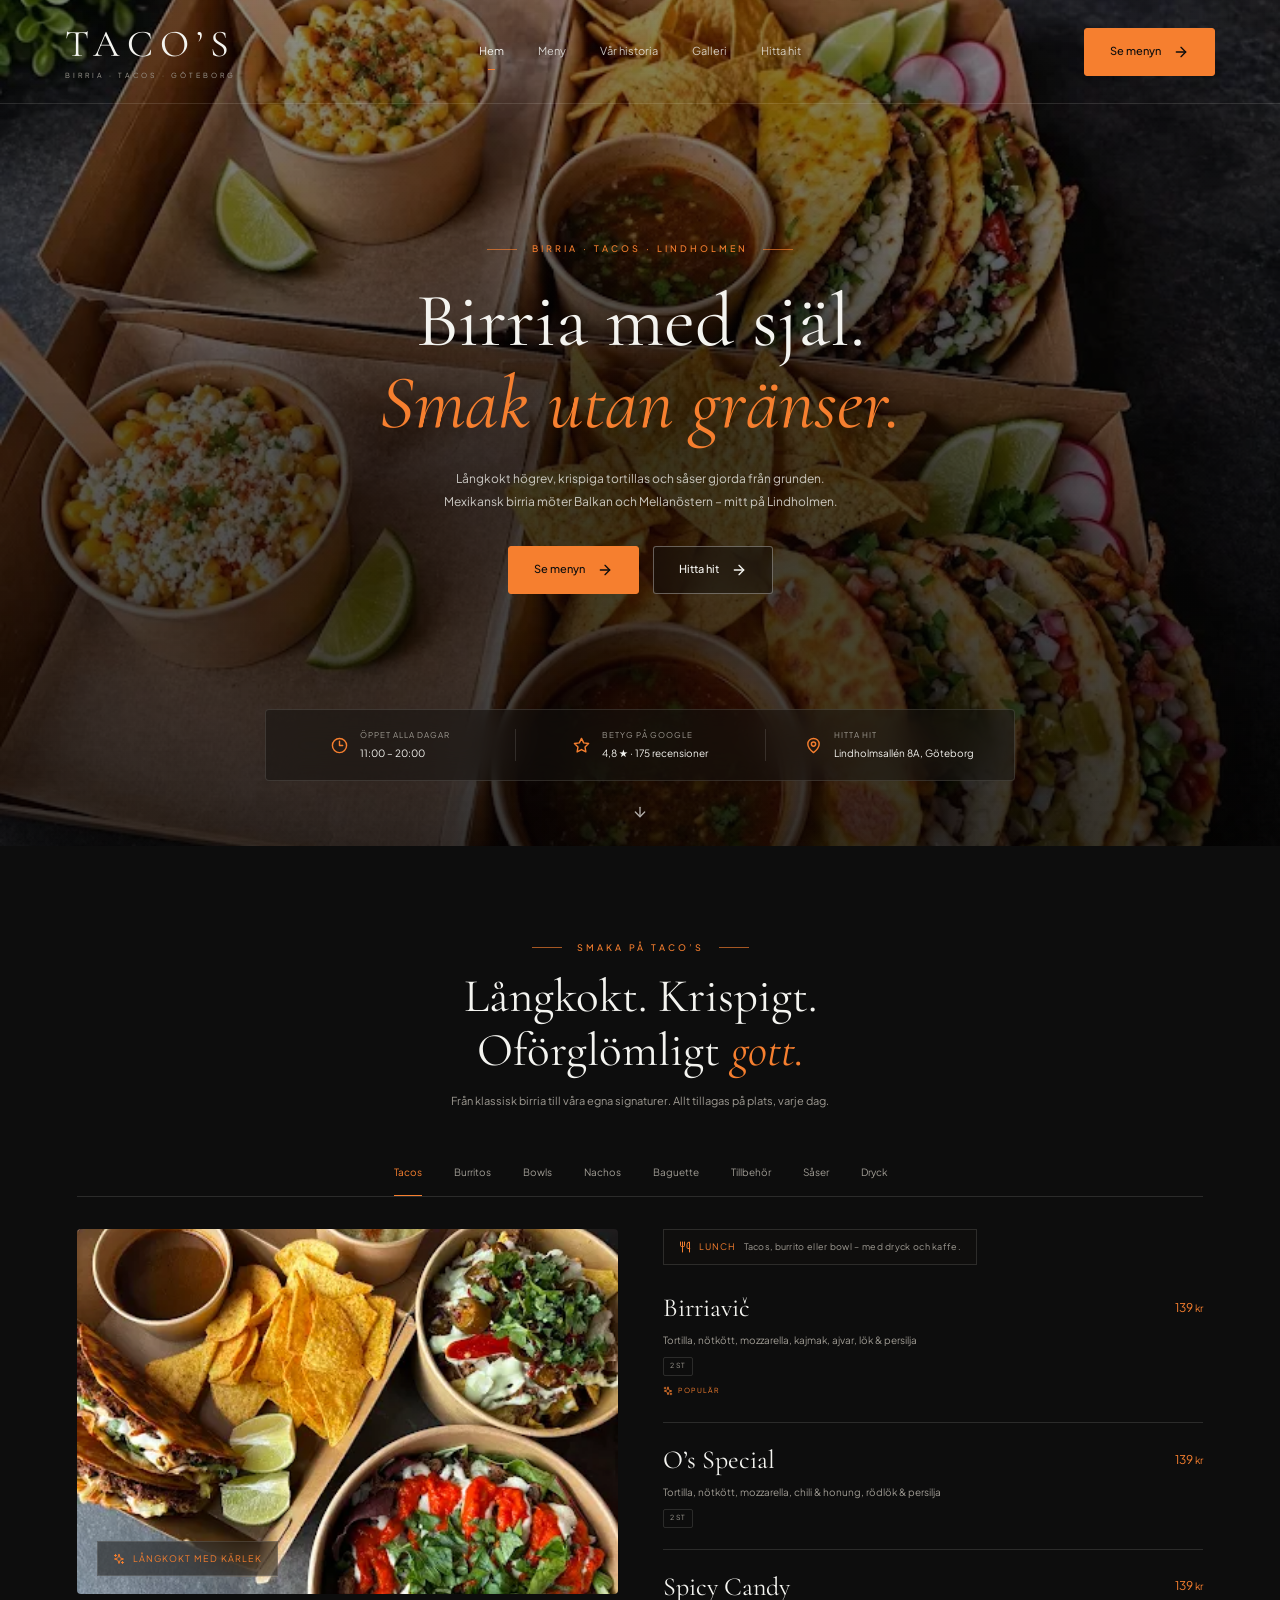
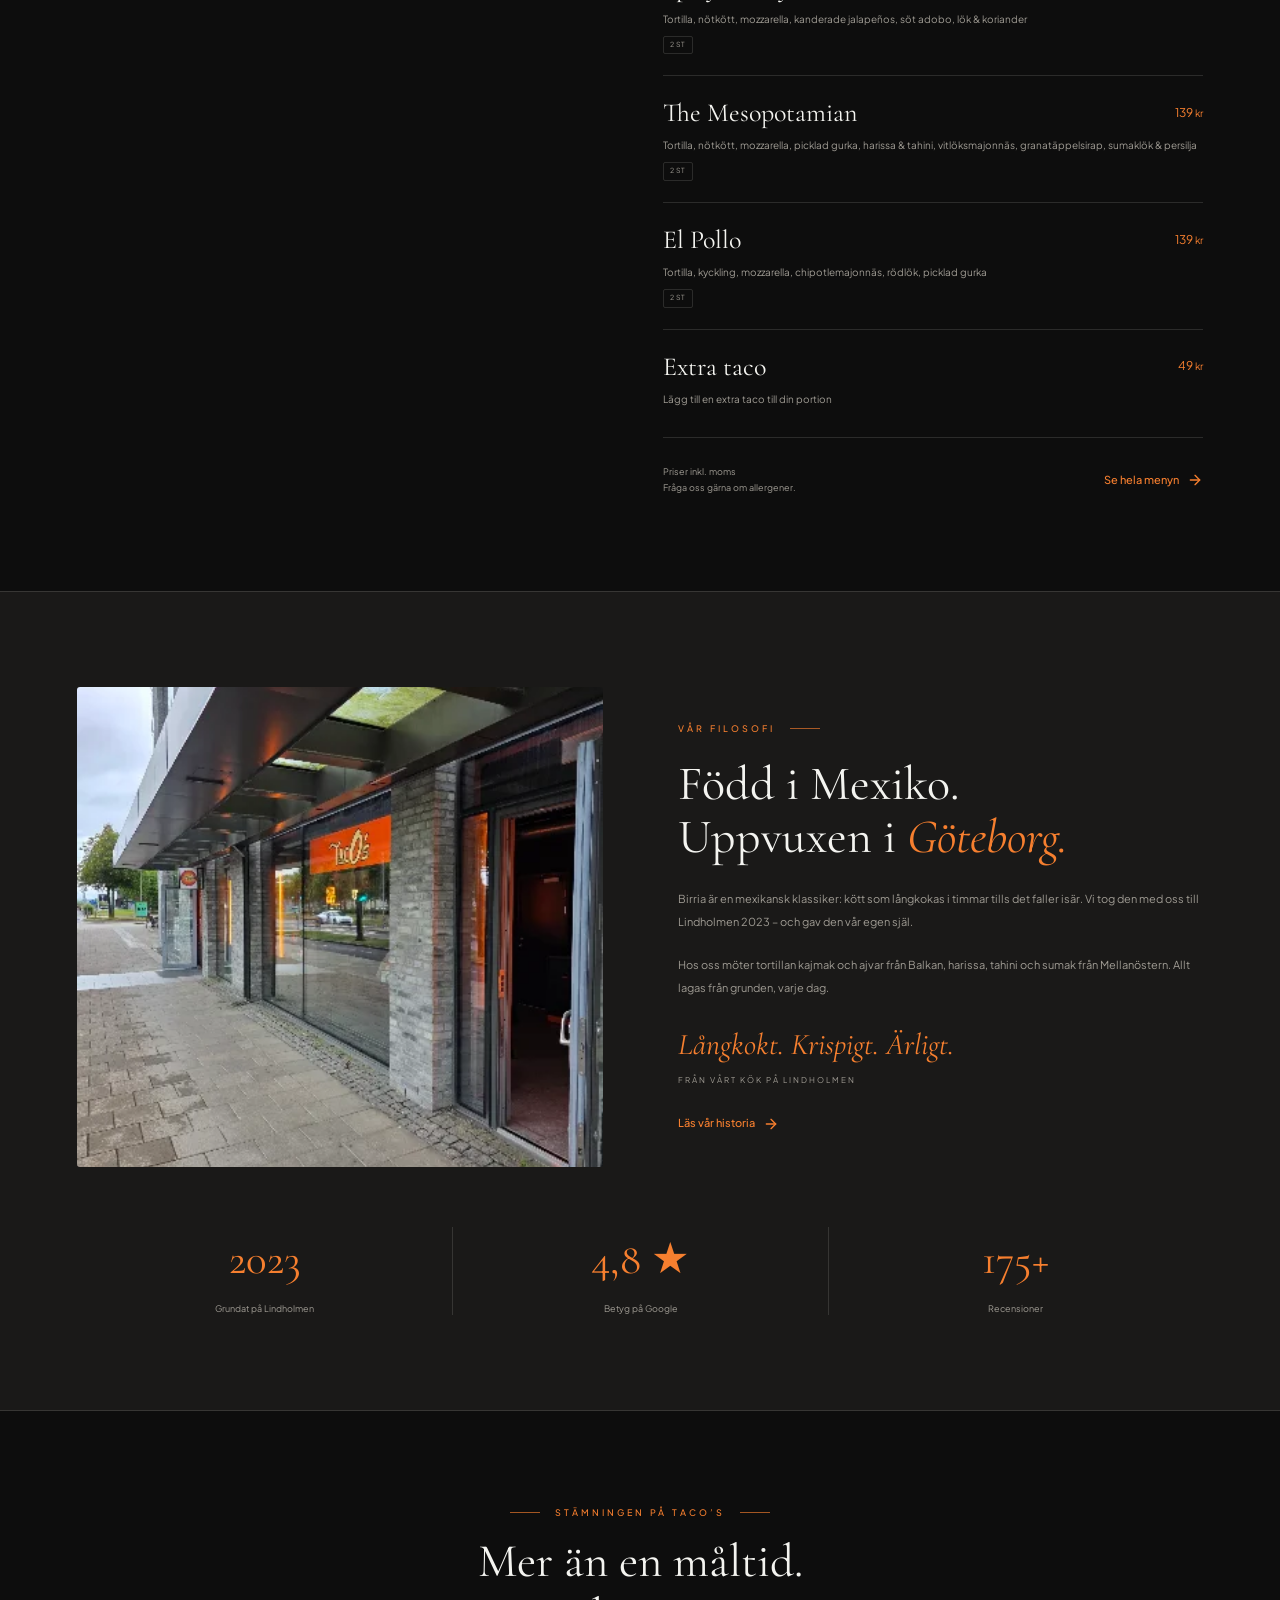
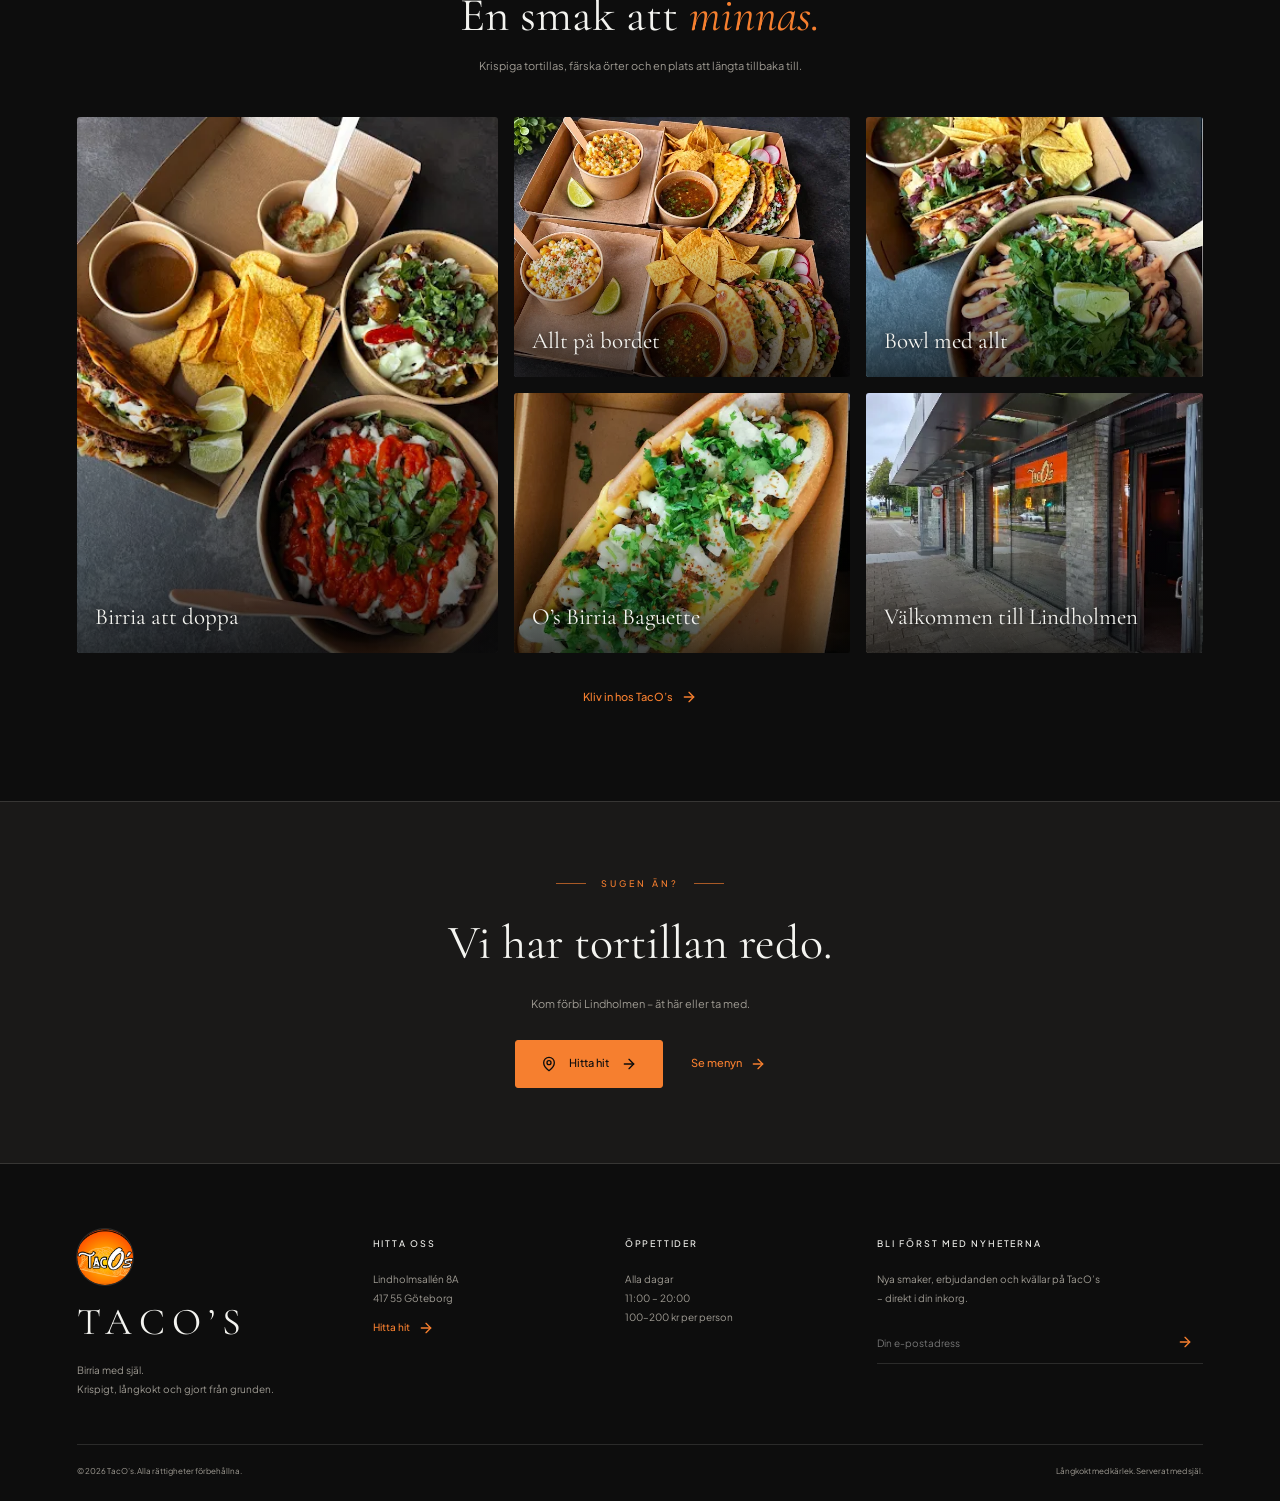
<file: index.html>
<!doctype html>
<html lang="sv">
<head>
  <meta charset="utf-8">
  <meta name="viewport" content="width=device-width, initial-scale=1">
  <meta name="robots" content="noindex, nofollow">
  <title>TacO’s — Birria & Tacos på Lindholmen, Göteborg</title>
  <meta name="description" content="Långkokt birria, tacos, burritos, bowls och nachos på Lindholmsallén 8A i Göteborg. Öppet 11–20.">
  <meta name="theme-color" content="#282828">
  <meta property="og:type" content="website">
  <meta property="og:title" content="TacO’s — Birria & Tacos på Lindholmen, Göteborg">
  <meta property="og:description" content="Långkokt birria, tacos, burritos, bowls och nachos på Lindholmsallén 8A i Göteborg. Öppet 11–20.">
  <meta property="og:image" content="img/tacos-spread.webp">
  <meta property="og:locale" content="sv_SE">
  <meta name="twitter:card" content="summary_large_image">
  <link rel="icon" type="image/png" sizes="32x32" href="img/favicon-32.png">
  <link rel="icon" type="image/png" sizes="48x48" href="img/favicon-48.png">
  <link rel="apple-touch-icon" href="img/logo-round.png">
  <link rel="preconnect" href="https://fonts.googleapis.com">
  <link rel="preconnect" href="https://fonts.gstatic.com" crossorigin>
  <link rel="stylesheet" href="https://fonts.googleapis.com/css2?family=Cormorant+Garamond:ital,wght@0,400;0,500;0,600;1,400;1,500&family=Plus+Jakarta+Sans:wght@400;500;600&display=swap">
  <link rel="stylesheet" href="css/styles.css">
  <script type="application/ld+json">
  {"@context":"https://schema.org","@type":"Restaurant","name":"TacO’s","servesCuisine":["Mexikanskt","Birria","Tacos"],"priceRange":"100–200 kr","address":{"@type":"PostalAddress","streetAddress":"Lindholmsallén 8A","postalCode":"417 55","addressLocality":"Göteborg","addressCountry":"SE"},"openingHoursSpecification":[{"@type":"OpeningHoursSpecification","dayOfWeek":["Monday","Tuesday","Wednesday","Thursday","Friday","Saturday","Sunday"],"opens":"11:00","closes":"20:00"}],"image":"img/tacos-spread.webp","foundingDate":"2023"}
  </script>
</head>
<body data-page="home">
  <div id="app"></div>
  <noscript><p style="padding:40px;text-align:center">TacO’s · Lindholmsallén 8A, 417 55 Göteborg · Öppet 11:00–20:00. Aktivera JavaScript för att se hela sidan.</p></noscript>
  <script src="js/data.js"></script>
  <script src="js/site.js"></script>
</body>
</html>
</file>
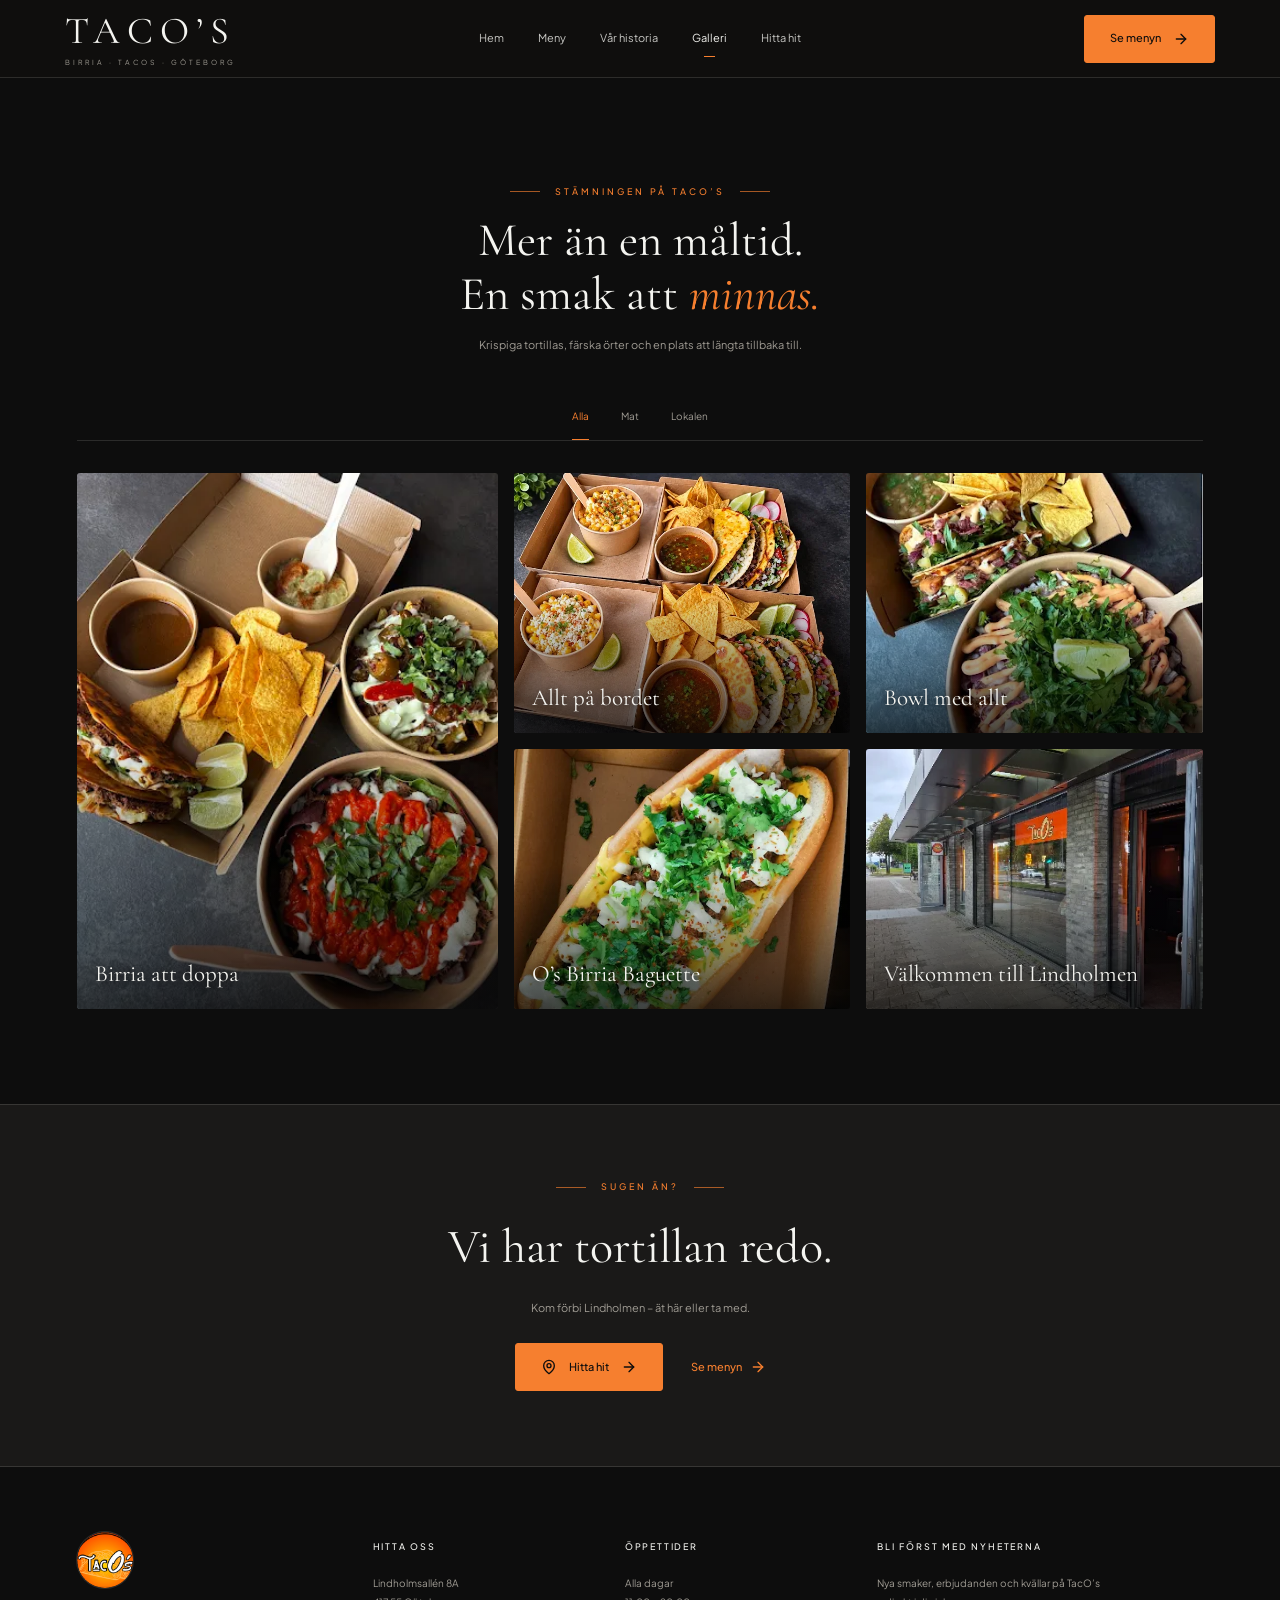
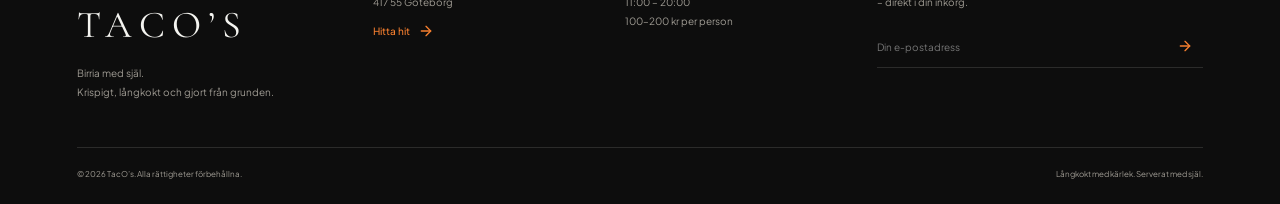
<file: galleri.html>
<!doctype html>
<html lang="sv">
<head>
  <meta charset="utf-8">
  <meta name="viewport" content="width=device-width, initial-scale=1">
  <meta name="robots" content="noindex, nofollow">
  <title>Galleri — TacO’s</title>
  <meta name="description" content="Kliv in hos TacO’s: birriatacos, bowls, nachos och vår lokal på Lindholmsallén i Göteborg.">
  <meta name="theme-color" content="#282828">
  <meta property="og:type" content="website">
  <meta property="og:title" content="Galleri — TacO’s">
  <meta property="og:description" content="Kliv in hos TacO’s: birriatacos, bowls, nachos och vår lokal på Lindholmsallén i Göteborg.">
  <meta property="og:image" content="img/tacos-spread.webp">
  <meta property="og:locale" content="sv_SE">
  <meta name="twitter:card" content="summary_large_image">
  <link rel="icon" type="image/png" sizes="32x32" href="img/favicon-32.png">
  <link rel="icon" type="image/png" sizes="48x48" href="img/favicon-48.png">
  <link rel="apple-touch-icon" href="img/logo-round.png">
  <link rel="preconnect" href="https://fonts.googleapis.com">
  <link rel="preconnect" href="https://fonts.gstatic.com" crossorigin>
  <link rel="stylesheet" href="https://fonts.googleapis.com/css2?family=Cormorant+Garamond:ital,wght@0,400;0,500;0,600;1,400;1,500&family=Plus+Jakarta+Sans:wght@400;500;600&display=swap">
  <link rel="stylesheet" href="css/styles.css">
</head>
<body data-page="gallery">
  <div id="app"></div>
  <noscript><p style="padding:40px;text-align:center">TacO’s · Lindholmsallén 8A, 417 55 Göteborg · Öppet 11:00–20:00. Aktivera JavaScript för att se hela sidan.</p></noscript>
  <script src="js/data.js"></script>
  <script src="js/site.js"></script>
</body>
</html>
</file>
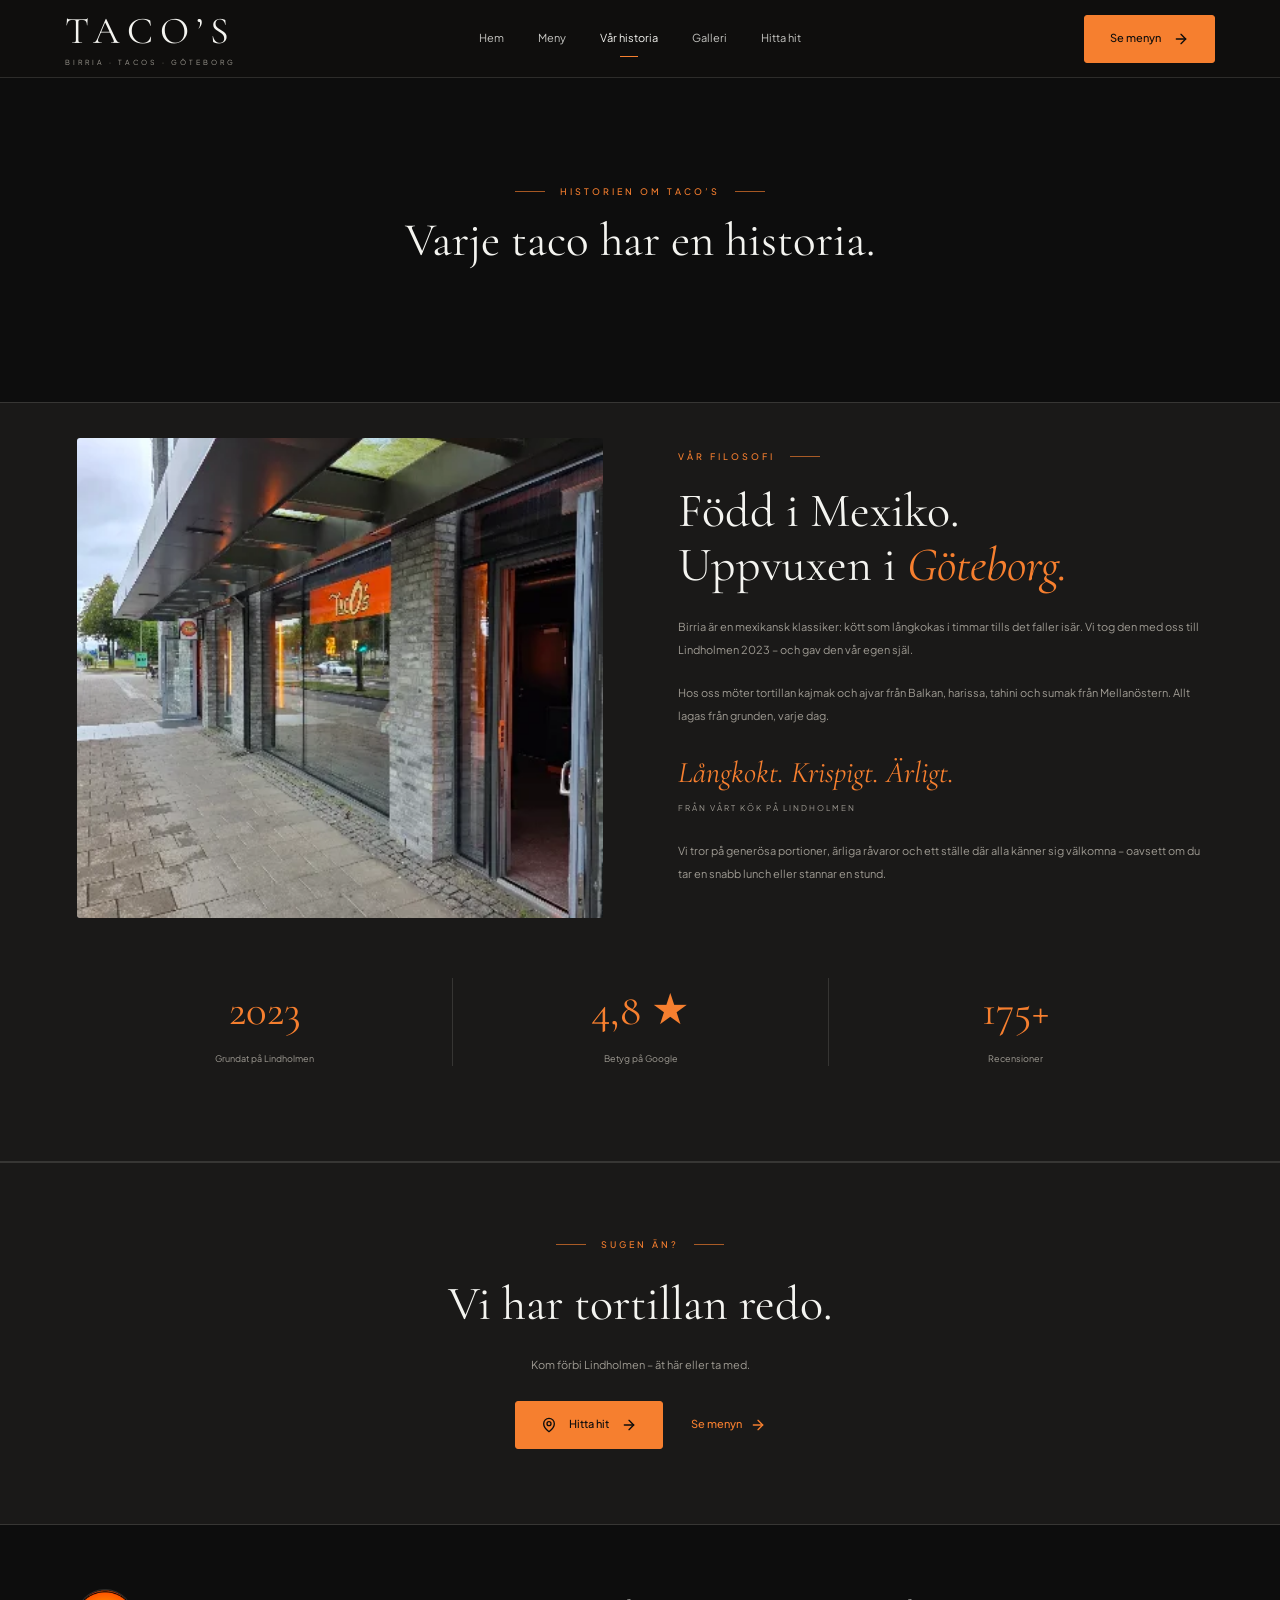
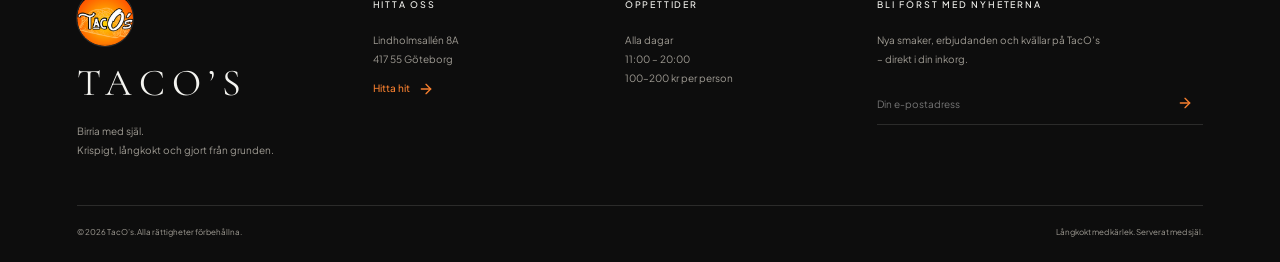
<file: historia.html>
<!doctype html>
<html lang="sv">
<head>
  <meta charset="utf-8">
  <meta name="viewport" content="width=device-width, initial-scale=1">
  <meta name="robots" content="noindex, nofollow">
  <title>Vår historia — TacO’s</title>
  <meta name="description" content="Historien om TacO’s: mexikansk birria med influenser från Balkan och Mellanöstern, sedan 2023 på Lindholmen i Göteborg.">
  <meta name="theme-color" content="#282828">
  <meta property="og:type" content="website">
  <meta property="og:title" content="Vår historia — TacO’s">
  <meta property="og:description" content="Historien om TacO’s: mexikansk birria med influenser från Balkan och Mellanöstern, sedan 2023 på Lindholmen i Göteborg.">
  <meta property="og:image" content="img/tacos-spread.webp">
  <meta property="og:locale" content="sv_SE">
  <meta name="twitter:card" content="summary_large_image">
  <link rel="icon" type="image/png" sizes="32x32" href="img/favicon-32.png">
  <link rel="icon" type="image/png" sizes="48x48" href="img/favicon-48.png">
  <link rel="apple-touch-icon" href="img/logo-round.png">
  <link rel="preconnect" href="https://fonts.googleapis.com">
  <link rel="preconnect" href="https://fonts.gstatic.com" crossorigin>
  <link rel="stylesheet" href="https://fonts.googleapis.com/css2?family=Cormorant+Garamond:ital,wght@0,400;0,500;0,600;1,400;1,500&family=Plus+Jakarta+Sans:wght@400;500;600&display=swap">
  <link rel="stylesheet" href="css/styles.css">
</head>
<body data-page="story">
  <div id="app"></div>
  <noscript><p style="padding:40px;text-align:center">TacO’s · Lindholmsallén 8A, 417 55 Göteborg · Öppet 11:00–20:00. Aktivera JavaScript för att se hela sidan.</p></noscript>
  <script src="js/data.js"></script>
  <script src="js/site.js"></script>
</body>
</html>
</file>
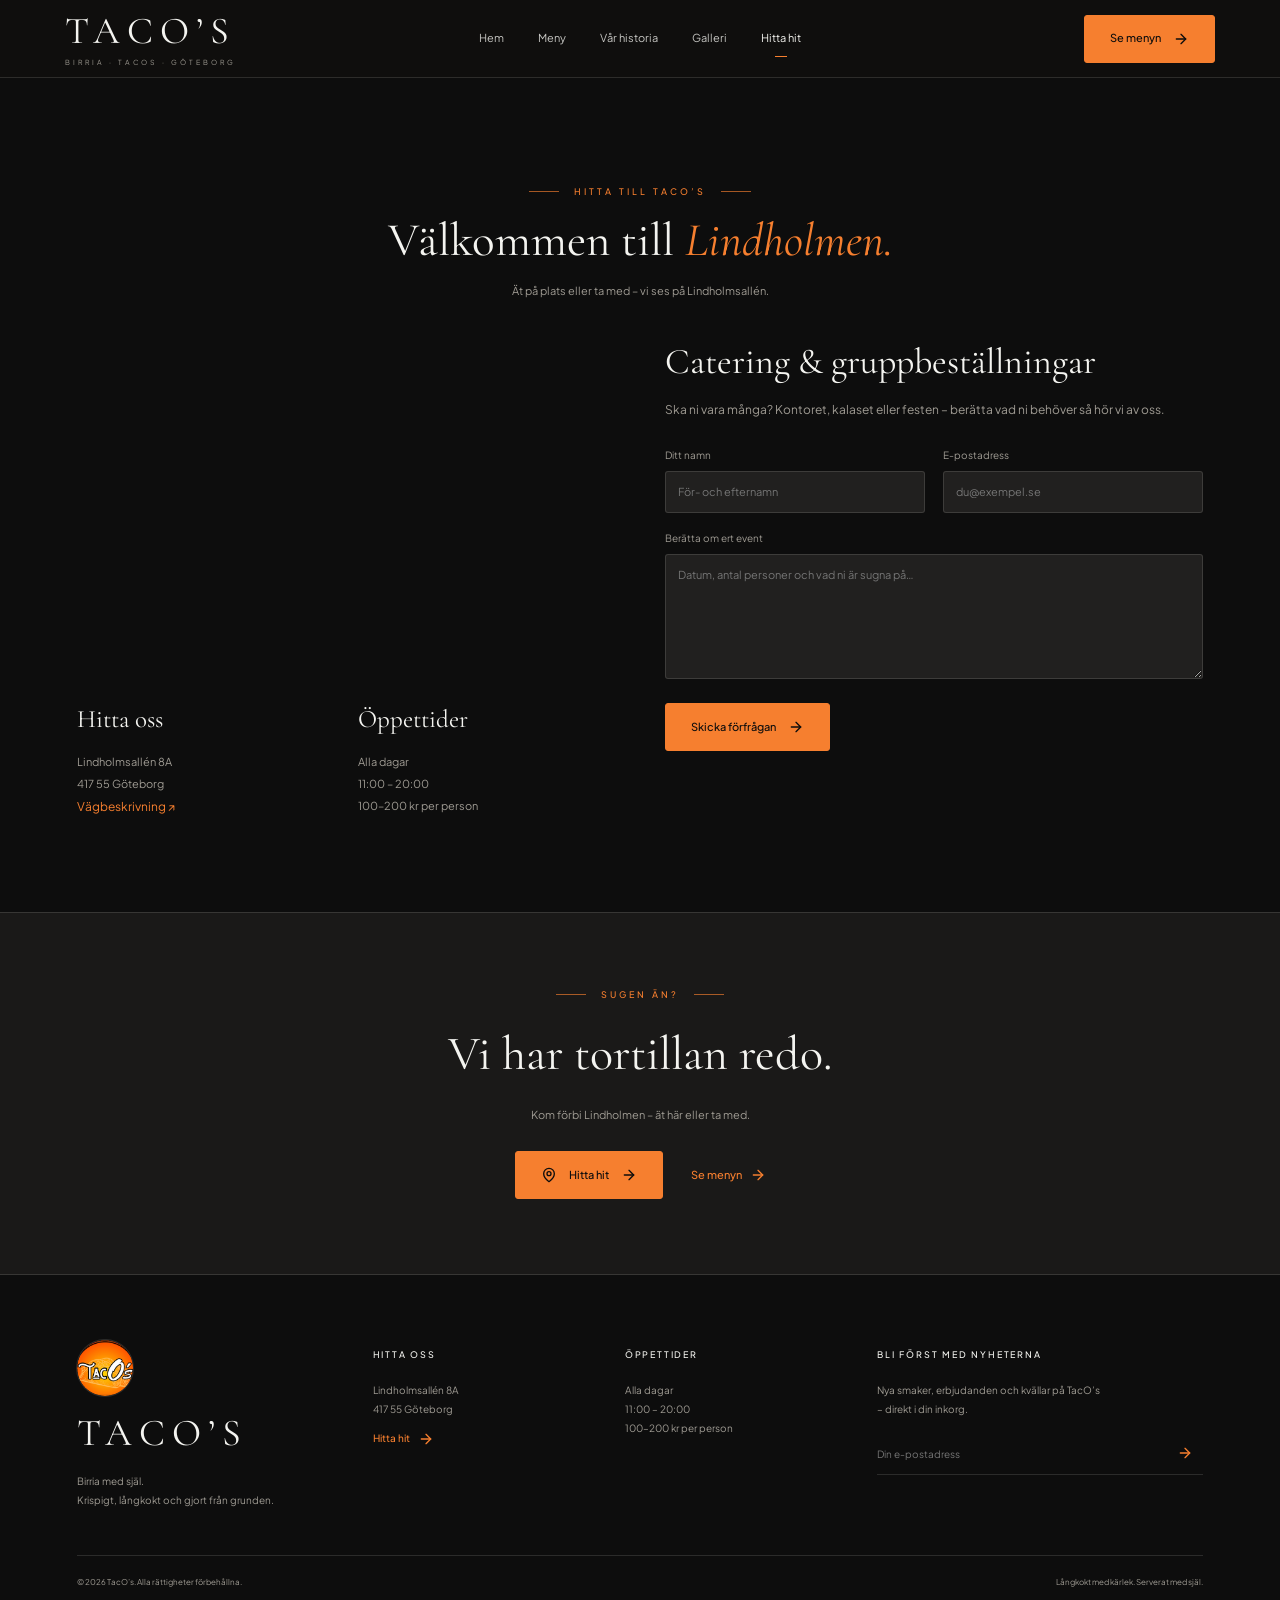
<file: hitta-hit.html>
<!doctype html>
<html lang="sv">
<head>
  <meta charset="utf-8">
  <meta name="viewport" content="width=device-width, initial-scale=1">
  <meta name="robots" content="noindex, nofollow">
  <title>Hitta hit — TacO’s</title>
  <meta name="description" content="Hitta till TacO’s på Lindholmsallén 8A, 417 55 Göteborg. Öppet 11:00–20:00. Catering och gruppbeställningar.">
  <meta name="theme-color" content="#282828">
  <meta property="og:type" content="website">
  <meta property="og:title" content="Hitta hit — TacO’s">
  <meta property="og:description" content="Hitta till TacO’s på Lindholmsallén 8A, 417 55 Göteborg. Öppet 11:00–20:00. Catering och gruppbeställningar.">
  <meta property="og:image" content="img/tacos-spread.webp">
  <meta property="og:locale" content="sv_SE">
  <meta name="twitter:card" content="summary_large_image">
  <link rel="icon" type="image/png" sizes="32x32" href="img/favicon-32.png">
  <link rel="icon" type="image/png" sizes="48x48" href="img/favicon-48.png">
  <link rel="apple-touch-icon" href="img/logo-round.png">
  <link rel="preconnect" href="https://fonts.googleapis.com">
  <link rel="preconnect" href="https://fonts.gstatic.com" crossorigin>
  <link rel="stylesheet" href="https://fonts.googleapis.com/css2?family=Cormorant+Garamond:ital,wght@0,400;0,500;0,600;1,400;1,500&family=Plus+Jakarta+Sans:wght@400;500;600&display=swap">
  <link rel="stylesheet" href="css/styles.css">
</head>
<body data-page="visit">
  <div id="app"></div>
  <noscript><p style="padding:40px;text-align:center">TacO’s · Lindholmsallén 8A, 417 55 Göteborg · Öppet 11:00–20:00. Aktivera JavaScript för att se hela sidan.</p></noscript>
  <script src="js/data.js"></script>
  <script src="js/site.js"></script>
</body>
</html>
</file>
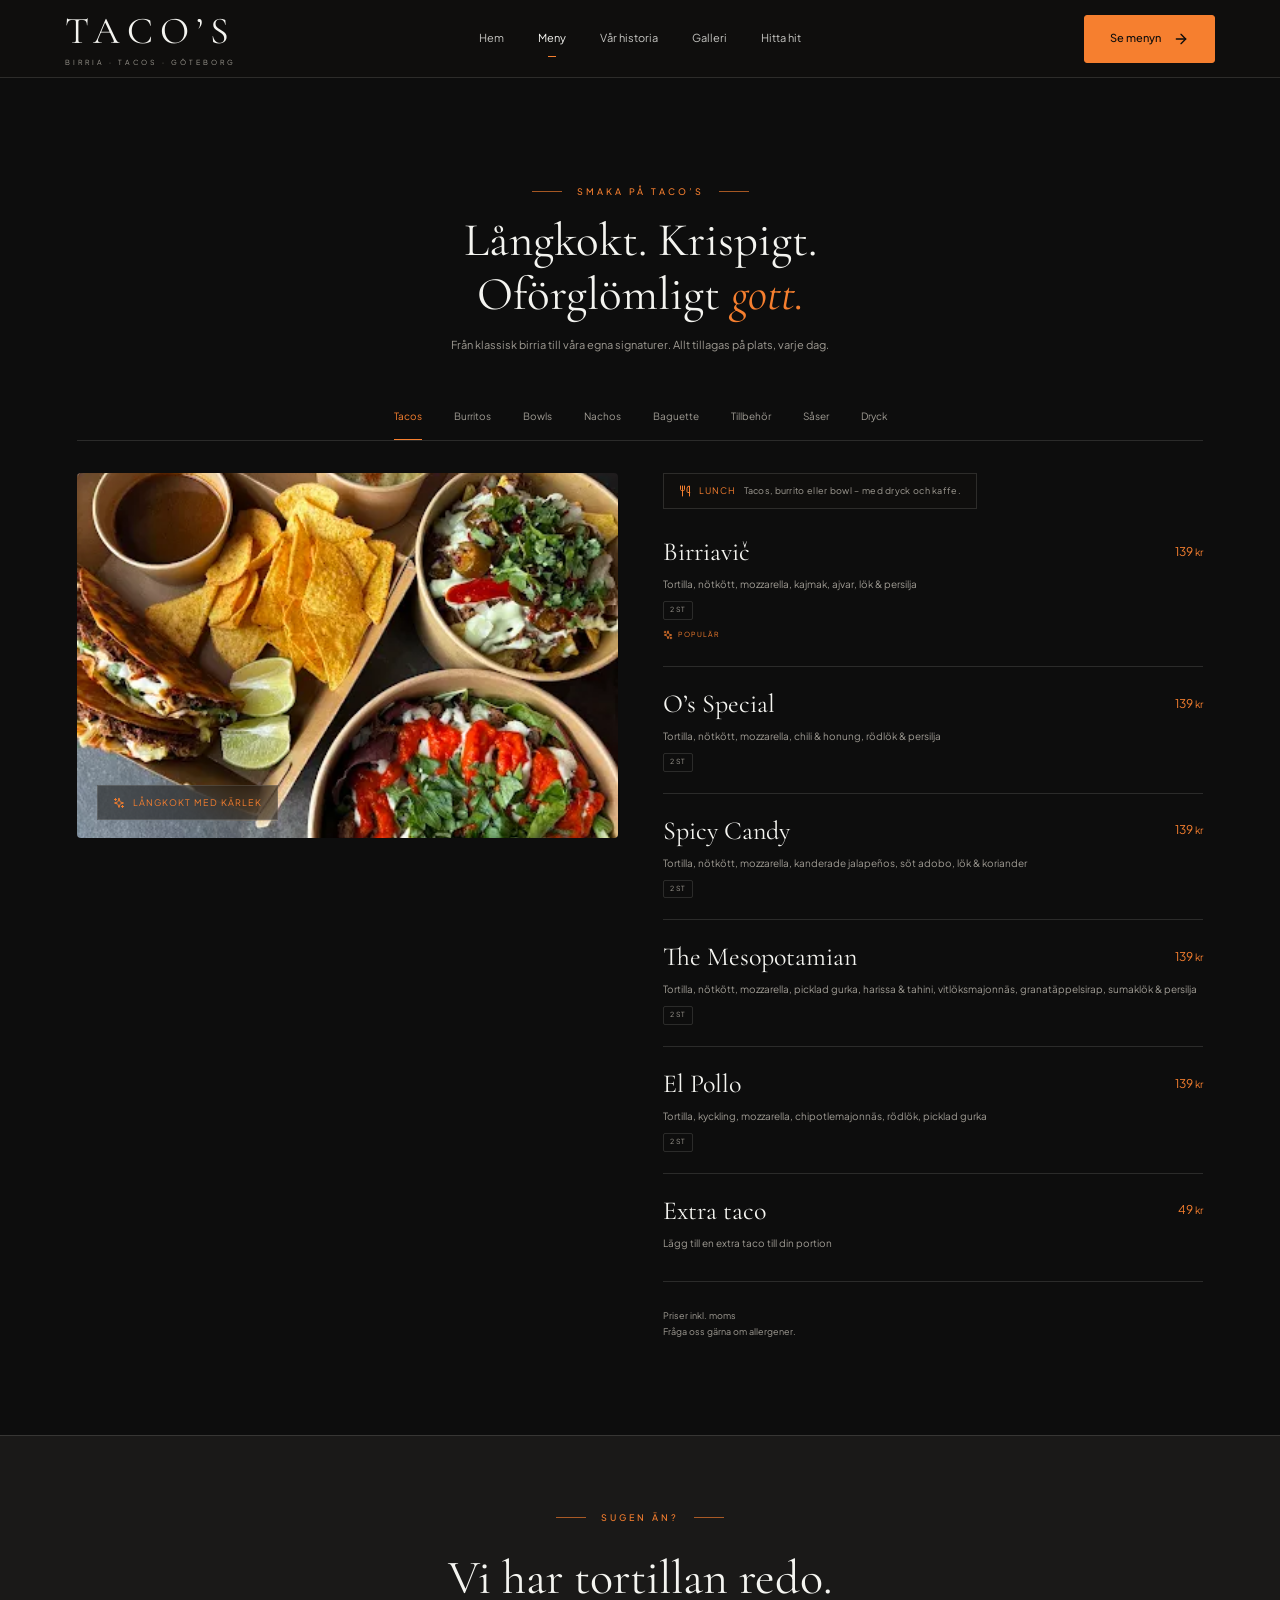
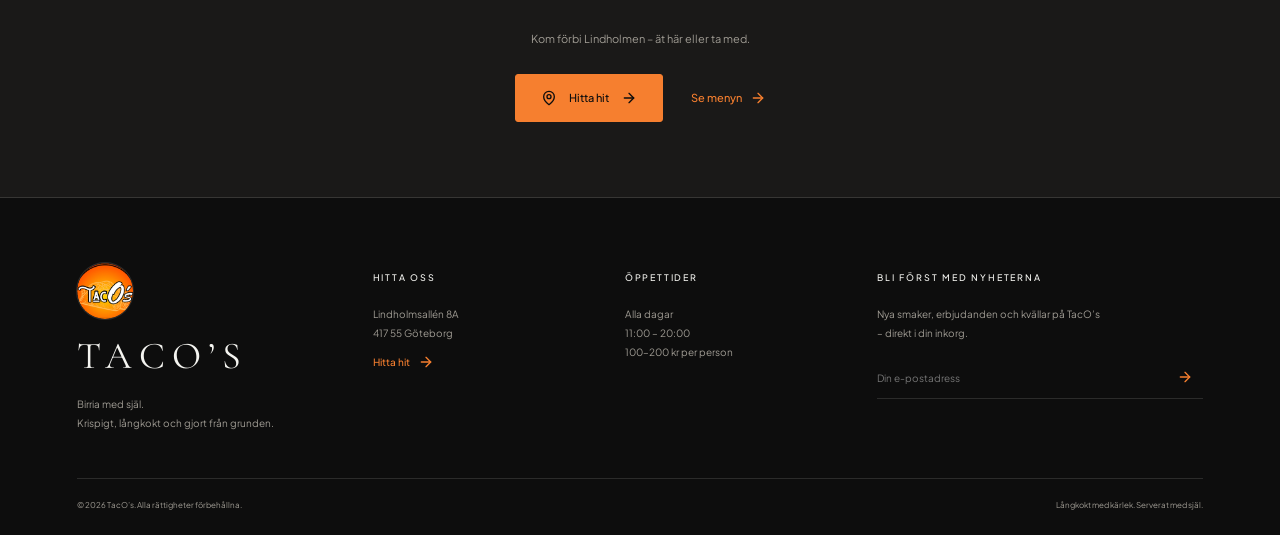
<file: meny.html>
<!doctype html>
<html lang="sv">
<head>
  <meta charset="utf-8">
  <meta name="viewport" content="width=device-width, initial-scale=1">
  <meta name="robots" content="noindex, nofollow">
  <title>Meny — TacO’s</title>
  <meta name="description" content="Hela menyn hos TacO’s: birriatacos, burritos, bowls, nachos, baguette, tillbehör, såser och dryck. Lindholmen, Göteborg.">
  <meta name="theme-color" content="#282828">
  <meta property="og:type" content="website">
  <meta property="og:title" content="Meny — TacO’s">
  <meta property="og:description" content="Hela menyn hos TacO’s: birriatacos, burritos, bowls, nachos, baguette, tillbehör, såser och dryck. Lindholmen, Göteborg.">
  <meta property="og:image" content="img/tacos-spread.webp">
  <meta property="og:locale" content="sv_SE">
  <meta name="twitter:card" content="summary_large_image">
  <link rel="icon" type="image/png" sizes="32x32" href="img/favicon-32.png">
  <link rel="icon" type="image/png" sizes="48x48" href="img/favicon-48.png">
  <link rel="apple-touch-icon" href="img/logo-round.png">
  <link rel="preconnect" href="https://fonts.googleapis.com">
  <link rel="preconnect" href="https://fonts.gstatic.com" crossorigin>
  <link rel="stylesheet" href="https://fonts.googleapis.com/css2?family=Cormorant+Garamond:ital,wght@0,400;0,500;0,600;1,400;1,500&family=Plus+Jakarta+Sans:wght@400;500;600&display=swap">
  <link rel="stylesheet" href="css/styles.css">
</head>
<body data-page="menu">
  <div id="app"></div>
  <noscript><p style="padding:40px;text-align:center">TacO’s · Lindholmsallén 8A, 417 55 Göteborg · Öppet 11:00–20:00. Aktivera JavaScript för att se hela sidan.</p></noscript>
  <script src="js/data.js"></script>
  <script src="js/site.js"></script>
</body>
</html>
</file>
<file: css/styles.css>
/* TacO's — built on the AURA design system (dark luxury). Only --primary differs: warm orange from the logo. */
:root {
 --font-sans: 'Plus Jakarta Sans', sans-serif;
 --font-display: 'Cormorant Garamond', Georgia, serif;
 --background: oklch(0.159 0 0); --foreground: oklch(0.966 0.005 106);
 --card: oklch(0.215 0.003 75); --secondary: oklch(0.245 0.003 75);
 --primary: oklch(0.72 0.17 50); --primary-foreground: oklch(0.159 0 0);
 --muted-foreground: oklch(0.69 0.012 85); --border: oklch(0.966 0.005 106 / 0.13);
 --destructive: oklch(0.7 0.16 25); --hero-overlay: oklch(0.08 0 0 / 0.6); /* AURA: .49 — darker for bright food photos */
 --glass: oklch(0.18 0.005 75 / 0.5); --shadow-luxury: 0 20px 80px oklch(0 0 0 / 0.3);
 --radius-lg: 6px; --radius-md: 4px; --radius-sm: 2px;
}

/* ---------- Base ---------- */
*,*::before,*::after { border-color: var(--border); box-sizing: border-box; }
html { scroll-behavior: smooth; }
body { margin: 0; background: var(--background); color: var(--foreground); font-family: var(--font-sans); font-size: 14px; line-height: 1.5; -webkit-font-smoothing: antialiased; }
h1,h2,h3,h4 { font-family: var(--font-display); font-weight: 400; letter-spacing: 0; }
h1,h2,h3,h4,p { margin: 0; }
img,svg { display: block; }
img { max-width: 100%; }
a { text-decoration: none; color: inherit; }
button,a,input,select,textarea { -webkit-tap-highlight-color: transparent; font: inherit; }
button { cursor: pointer; background: none; border: 0; color: inherit; padding: 0; }
::selection { background: var(--primary); color: var(--background); }
:focus-visible { outline: 1px solid var(--primary); outline-offset: 2px; }
.sr-only { position: absolute; width: 1px; height: 1px; padding: 0; margin: -1px; overflow: hidden; clip: rect(0,0,0,0); white-space: nowrap; border: 0; }
.text-center { text-align: center; }
.mt-8 { margin-top: 32px; }

/* ---------- Buttons (shadcn base + AURA variants) ---------- */
.btn { display: inline-flex; align-items: center; justify-content: center; gap: 8px; white-space: nowrap; border-radius: 6px; font-size: 14px; font-weight: 500; transition: color .2s, background .2s, transform .25s; }
.btn:disabled { pointer-events: none; opacity: .5; }
.btn svg { width: 16px; height: 16px; flex-shrink: 0; pointer-events: none; }
.btn-primary,.btn-glass { border-radius: 3px; height: 48px; padding: 0 25px; font-size: 11px; font-weight: 500; gap: 12px; }
.btn-primary:hover,.btn-glass:hover { transform: translateY(-2px); }
.btn-primary { background: var(--primary); color: var(--primary-foreground); border: 1px solid var(--primary); }
.btn-primary:hover { background: color-mix(in oklch, var(--primary) 85%, var(--foreground)); }
.btn-glass { background: var(--glass); backdrop-filter: blur(12px); -webkit-backdrop-filter: blur(12px); color: var(--foreground); border: 1px solid color-mix(in oklch, var(--foreground) 35%, transparent); }
.btn-glass:hover { background: var(--secondary); }
.btn-text { background: transparent; color: var(--primary); font-size: 11px; border-radius: 0; padding: 0; height: auto; }
.btn-text:hover { color: var(--foreground); }
.btn-ghost:hover { background: var(--secondary); color: var(--primary); }
.btn-icon { width: 36px; height: 36px; padding: 0; }

/* ---------- Header ---------- */
.site-header { position: fixed; z-index: 40; top: 0; width: 100%; height: 104px; padding: 0 5.1%; display: grid; grid-template-columns: 1fr auto 1fr; align-items: center; border-bottom: 1px solid var(--border); transition: height .3s, background .3s; }
.site-header.scrolled { height: 78px; background: var(--glass); backdrop-filter: blur(24px); -webkit-backdrop-filter: blur(24px); }
.wordmark { font-family: var(--font-display); font-size: 38px; letter-spacing: 7px; line-height: 1; justify-self: start; }
.brand-caption { display: block; font-family: var(--font-sans); font-size: 7px; letter-spacing: 3px; margin-top: 9px; color: var(--muted-foreground); }
.desktop-nav { display: flex; gap: 34px; }
.desktop-nav a { font-size: 11px; color: var(--foreground); opacity: .8; position: relative; padding: 10px 0; transition: opacity .2s; }
.desktop-nav a:hover { opacity: 1; }
.desktop-nav a.active { opacity: 1; }
.desktop-nav a.active::after { content: ''; position: absolute; bottom: 0; left: 35%; width: 30%; height: 1px; background: var(--primary); }
.header-actions { justify-self: end; display: flex; align-items: center; gap: 10px; }

/* ---------- Hero ---------- */
.hero { position: relative; min-height: 720px; height: min(850px, 94svh); display: flex; flex-direction: column; align-items: center; justify-content: center; overflow: hidden; }
.hero-image { position: absolute; inset: 0; width: 100%; height: 100%; object-fit: cover; object-position: center 55%; animation: cinematic 18s ease-out both; }
.hero::after { content: ''; position: absolute; inset: 0; background: radial-gradient(ellipse 55% 45% at 50% 50%, oklch(0.08 0 0 / .45), transparent 70%), linear-gradient(to bottom, oklch(0.08 0 0 / .45), var(--hero-overlay) 40%, oklch(0.08 0 0 / .8)); }
.hero-content { position: relative; z-index: 1; text-align: center; padding: 90px 20px 100px; animation: entrance 1s ease-out; }
.eyebrow { font-size: 9px; letter-spacing: 3px; text-transform: uppercase; color: var(--primary); font-weight: 500; display: flex; align-items: center; justify-content: center; gap: 15px; }
.eyebrow::before,.eyebrow::after { content:''; width: 30px; height: 1px; background: var(--primary); opacity: .65; }
.hero h1 { font-size: 76px; line-height: 1.08; margin: 24px 0; }
.hero h1 em { color: var(--primary); font-weight: 400; }
.hero-description { font-size: 12px; line-height: 1.9; color: var(--foreground); opacity: .78; margin: 0 auto; max-width: 460px; }
.hero-ctas { margin-top: 32px; display: flex; justify-content: center; gap: 14px; }
.hero-info { position: absolute; z-index: 2; bottom: 65px; display: grid; grid-template-columns: repeat(3,1fr); align-items: center; width: min(750px,85%); border: 1px solid var(--border); border-radius: 4px; background: var(--glass); backdrop-filter: blur(18px); -webkit-backdrop-filter: blur(18px); padding: 19px 0; }
.hero-info > * { display: flex; justify-content: center; align-items: center; gap: 12px; padding: 0 15px; font-size: 10px; }
.hero-info > * + * { border-left: 1px solid var(--border); }
.hero-info svg { color: var(--primary); width: 17px; height: 17px; flex-shrink: 0; }
.hero-info small { display: block; color: var(--muted-foreground); font-size: 8px; margin-bottom: 5px; letter-spacing: 1px; }
.hero-scroll { position: absolute; bottom: 16px; z-index: 2; color: var(--foreground); opacity: .7; }
.hero-slide-controls { position: absolute; z-index: 3; bottom: 75px; right: 5%; display: flex; flex-direction: column; gap: 6px; }
.hero-slide-controls .slide-dot { padding: 0; width: 6px; height: 20px; border-radius: 0; background: var(--border); transition: background .3s; }
.hero-slide-controls .slide-dot.active { background: var(--primary); }

/* ---------- Sections ---------- */
.section { padding: 95px 6%; max-width: 1440px; margin: auto; }
.section-title { text-align: center; margin-bottom: 40px; }
.section-title h1,.section-title h2 { font-size: 47px; line-height: 1.15; margin: 14px 0; }
.section-title em { color: var(--primary); }
.section-title p { color: var(--muted-foreground); font-size: 11px; line-height: 1.9; max-width: 490px; margin: auto; }

/* ---------- Menu ---------- */
.menu-tabs { display: flex; justify-content: center; gap: 32px; border-bottom: 1px solid var(--border); margin-bottom: 32px; overflow-x: auto; scrollbar-width: none; }
.menu-tabs::-webkit-scrollbar { display: none; }
.menu-tab { background: transparent; color: var(--muted-foreground); border-radius: 0; height: 45px; font-size: 10px; padding: 0 0 15px; border-bottom: 1px solid transparent; flex-shrink: 0; display: inline-flex; align-items: flex-end; transition: color .2s; }
.menu-tab:hover { color: var(--foreground); }
.menu-tab.active { color: var(--primary); border-color: var(--primary); }
.menu-layout { display: grid; grid-template-columns: 1fr 1fr; gap: 45px; align-items: start; }
.menu-photo { height: 365px; position: sticky; top: 110px; overflow: hidden; border-radius: 4px; }
.menu-photo img { width: 100%; height: 100%; object-fit: cover; transition: transform .6s, opacity .35s; }
.menu-photo:hover img { transform: scale(1.035); }
.menu-photo-label { position: absolute; bottom: 18px; left: 20px; background: var(--glass); backdrop-filter: blur(15px); -webkit-backdrop-filter: blur(15px); border: 1px solid var(--border); padding: 10px 15px; font-size: 9px; color: var(--primary); display:flex; gap:8px; align-items:center; letter-spacing: 1px; }
.menu-photo-label svg { width: 12px; height: 12px; }
.lunch-note { display: inline-flex; gap: 8px; align-items: center; border: 1px solid var(--border); background: var(--glass); padding: 10px 15px; font-size: 9px; letter-spacing: 1px; color: var(--primary); margin-bottom: 6px; }
.lunch-note svg { width: 12px; height: 12px; }
.lunch-note span { color: var(--muted-foreground); letter-spacing: .3px; }
.dish { padding: 21px 0; border-bottom: 1px solid var(--border); transition: padding .2s; }
.dish:hover { padding-left: 7px; }
.dish-heading { display: grid; grid-template-columns: minmax(0,1fr) auto; gap:15px; align-items: center; }
.dish h3 { font-size: 26px; margin: 0; line-height: 1.2; }
.dish-price { color: var(--primary); font-size: 12px; white-space: nowrap; }
.dish p { font-size: 10px; color: var(--muted-foreground); line-height: 1.8; margin: 8px 0; }
.dietary-tags { display:flex; gap:7px; flex-wrap: wrap; }
.dietary-tag { font-size: 7px; border:1px solid var(--border); color: var(--muted-foreground); padding: 3px 6px; border-radius:2px; letter-spacing: .5px; text-transform: uppercase; }
.recommendation { font-size: 7px; color:var(--primary); display: inline-flex; align-items:center; gap:5px; margin-top:10px; letter-spacing: 1px; }
.recommendation svg { width: 10px; height: 10px; }
.menu-note { font-size: 9px; color: var(--muted-foreground); line-height: 1.8; }
.menu-bottom { display:flex; align-items:center; justify-content:space-between; margin-top: 26px; }
.menu-panel { animation: entrance .5s ease-out; }

/* ---------- Story ---------- */
.story-band { background: var(--card); border-block: 1px solid var(--border); }
.story-layout { display:grid; grid-template-columns: 1fr 1fr; gap: 75px; align-items:center; }
.chef-photo { width:100%; height: 480px; object-fit:cover; border-radius:3px; }
.story-copy .eyebrow { justify-content:flex-start; }
.story-copy .eyebrow::before { display:none; }
.story-copy h2 { font-size:48px; line-height:1.12; margin:22px 0; }
.story-copy h2 em { color:var(--primary); }
.story-copy p { font-size:11px; line-height:2.1; color:var(--muted-foreground); margin: 20px 0; }
.chef-signature { font-family: var(--font-display); font-style:italic; font-size:30px; margin-top:23px; color:var(--primary); }
.chef-role { font-size:8px; letter-spacing:2px; color:var(--muted-foreground); margin:7px 0 25px; }
.stats { display:grid; grid-template-columns:repeat(3,1fr); margin-top:60px; text-align:center; }
.stats > div + div { border-left:1px solid var(--border); }
.stats strong { font-family:var(--font-display); font-size:43px; font-weight:400; color:var(--primary); display:block; }
.stats span { display:block; font-size:9px; margin-top:10px; color:var(--muted-foreground); }

/* ---------- Gallery ---------- */
.gallery-grid { display:grid; grid-template-columns: 1.25fr 1fr 1fr; gap:16px; }
.gallery-item { position:relative; display: block; width: 100%; padding:0; height:260px; overflow:hidden; border-radius:3px; background:var(--card); }
.gallery-item:first-child { grid-row:span 2; height:536px; }
.gallery-item img { width:100%; height:100%; object-fit:cover; transition:transform .5s, opacity .5s; }
.gallery-item:hover img { transform:scale(1.045); opacity:.8; }
.gallery-item::after { content:""; position:absolute; inset:0; background: linear-gradient(to top, oklch(0.08 0 0 / .72), oklch(0.08 0 0 / 0) 55%); pointer-events:none; }
.gallery-caption { z-index:1; position:absolute; bottom:18px; left:18px; font-family:var(--font-display); font-size:23px; text-shadow: 0 1px 8px var(--background); text-align: left; }
.gallery-item svg { z-index:1; position:absolute; top:16px; right:16px; width: 18px; height: 18px; color:var(--foreground); opacity:0; transition:opacity .3s; }
.gallery-item:hover svg { opacity:1; }

/* ---------- Closing band + footer ---------- */
.reservation-band { text-align:center; padding: 75px 20px; border-block:1px solid var(--border); background:var(--card); }
.reservation-band h2 { font-size:48px; margin:17px 0; }
.reservation-band p { font-size:11px; color:var(--muted-foreground); margin:0 0 27px; }
.band-ctas { display: flex; justify-content: center; align-items: center; gap: 28px; flex-wrap: wrap; }
.site-footer { padding:65px 6% 24px; max-width: 1440px; margin: auto; }
.footer-grid { display:grid; grid-template-columns:1.2fr 1fr 1fr 1.5fr; gap:35px; }
.footer-logo { width: 56px; height: 56px; border-radius: 50%; margin-bottom: 18px; box-shadow: 0 0 0 1px var(--border); }
.footer-heading { font-family: var(--font-sans); font-size:9px; letter-spacing:1.8px; margin:8px 0 20px; font-weight: 500; }
.site-footer p,.site-footer a:not(.wordmark) { font-size:10px; line-height:1.9; color:var(--muted-foreground); }
.site-footer a.btn-text { color: var(--primary); margin-top: 10px; }
.site-footer a.btn-text:hover { color: var(--foreground); }
.footer-tagline { margin-top: 20px; }
.footer-newsletter { display:grid; grid-template-columns:minmax(0,1fr) auto; margin-top:16px; border-bottom:1px solid var(--border); }
.footer-newsletter input { background:transparent; border:0; padding:12px 0; color:var(--foreground); font-size:10px; width:100%; outline:none; }
.footer-newsletter button { color: var(--primary); }
.footer-newsletter button:hover { color: var(--foreground); }
.footer-status { margin-top: 10px; }
.footer-bottom { margin-top:45px; padding-top:20px; border-top:1px solid var(--border); display:flex; justify-content:space-between; font-size:8px; color:var(--muted-foreground); }
.social-icons { display:flex; gap:15px; margin-top:17px; }
.social-icons a { color: var(--muted-foreground); transition: color .2s; }
.social-icons a:hover { color: var(--primary); }
.social-icons svg { width: 16px; height: 16px; }

/* ---------- Inner pages ---------- */
.inner-page { padding-top:150px; min-height:75vh; }
.inner-page .section { padding-top:35px; }
.visit-grid { display:grid; grid-template-columns:1fr 1fr; gap:50px; }
.map-frame { width:100%; height:330px; border:0; filter: grayscale(1) invert(.91) contrast(.9); border-radius:4px; display: block; }
.visit-details { display:grid; grid-template-columns:1fr 1fr; gap:25px; margin-top:30px; }
.visit-details h3 { font-size:25px; margin-bottom:12px; }
.visit-details p { font-size:11px; line-height:2; color:var(--muted-foreground); }
.visit-details a { color: var(--primary); font-size: 12px; }
.visit-details a:hover { color: var(--foreground); }
.visit-form-title { font-size: 36px; line-height: 1.15; margin-bottom: 16px; }
.visit-form-intro { color: var(--muted-foreground); font-size: 12px; line-height: 1.75; margin-bottom: 28px; }
.form-grid { display:grid; grid-template-columns:1fr 1fr; gap:18px; }
.form-field { display:flex; flex-direction:column; gap:8px; min-width:0; }
.form-field label { color:var(--muted-foreground); font-size:10px; }
.form-field input,.form-field select,.form-field textarea { width:100%; min-width:0; background:var(--secondary); color:var(--foreground); border:1px solid var(--border); border-radius:3px; padding:12px; font-family:var(--font-sans); font-size:11px; outline:none; color-scheme:dark; }
.form-field input:focus,.form-field select:focus,.form-field textarea:focus { border-color:var(--primary); }
.form-field.full { grid-column:1/-1; }
.form-field textarea { resize:vertical; min-height:90px; }
.form-submit { margin-top: 24px; }
.success-state { text-align:center; padding:35px 0; }
.success-state > svg { color:var(--primary); margin:0 auto 20px; width:48px; height:48px; stroke-width:1; }
.success-state h3 { font-size: 30px; margin-bottom: 12px; }
.success-state p { font-size:12px; color:var(--muted-foreground); line-height:1.9; margin-bottom: 18px; }
.success-state .btn-text { margin: 0 auto; }
.form-error { color:var(--destructive); font-size:11px; margin-top:15px; }

/* ---------- Dialog / lightbox (shadcn dialog) ---------- */
.dialog-overlay { position: fixed; inset: 0; z-index: 50; background: oklch(0 0 0 / .8); animation: fade .2s ease-out; }
.dialog-content { position: fixed; left: 50%; top: 50%; z-index: 51; transform: translate(-50%,-50%); border: 1px solid var(--border); border-radius: var(--radius-lg); animation: dialog-in .2s ease-out; }
.dialog-close { position: absolute; right: 16px; top: 16px; opacity: .7; z-index: 2; color: var(--foreground); }
.dialog-close:hover { opacity: 1; }
.dialog-close svg { width: 16px; height: 16px; }
.lightbox { max-width:900px; width:calc(100% - 30px); padding:12px; background:var(--card); box-shadow: var(--shadow-luxury); }
.lightbox img { width:100%; max-height:75svh; object-fit:contain; }
.lightbox-bottom { display:flex; justify-content:space-between; align-items:center; padding:8px 10px; }
.lightbox-bottom h2 { font-family:var(--font-display); font-size:27px; font-weight:400; }
.lightbox-nav { display: flex; gap: 8px; }

/* ---------- Mobile drawer ---------- */
.mobile-menu-toggle { display:none; }
.mobile-drawer { position:fixed; inset:0 0 0 auto; z-index:60; background:var(--card); width:min(360px,90vw); padding:35px; box-shadow:var(--shadow-luxury); animation:drawer .3s; display: flex; flex-direction: column; }
.mobile-drawer-top { display: flex; align-items: center; justify-content: space-between; }
.mobile-drawer nav { display:flex; flex-direction:column; gap:28px; margin:70px 0 40px; }
.mobile-drawer nav a { font-family:var(--font-display); font-size:36px; line-height: 1.1; }
.mobile-drawer nav a.active { color: var(--primary); }
.mobile-drawer .btn-primary { align-self: flex-start; }
.drawer-backdrop { position:fixed; inset:0; z-index:55; background:var(--hero-overlay); backdrop-filter:blur(6px); -webkit-backdrop-filter:blur(6px); animation: fade .3s; }

/* ---------- Motion ---------- */
.reveal { animation: entrance .8s ease-out; }
@keyframes entrance { from { opacity:0; transform:translateY(20px); } to { opacity:1; transform:translateY(0); } }
@keyframes cinematic { from { transform:scale(1.07); } to { transform:scale(1); } }
@keyframes drawer { from { transform:translateX(100%); } to { transform:translateX(0); } }
@keyframes fade { from { opacity: 0; } to { opacity: 1; } }
@keyframes dialog-in { from { opacity: 0; transform: translate(-50%,-48%) scale(.95); } to { opacity: 1; transform: translate(-50%,-50%) scale(1); } }

/* ---------- Responsive (identical breakpoints to AURA) ---------- */
@media(min-width:1500px) { .hero { height:900px; } .hero h1 { font-size:88px; } }
@media(max-width:1000px) { .desktop-nav { gap:20px; } .header-actions .btn-primary { padding:0 17px; } .story-layout { gap:40px; } .footer-grid { grid-template-columns:1fr 1fr; } }
@media(max-width:760px) {
 .site-header { height:82px; padding:0 6%; grid-template-columns:minmax(0,1fr) auto; } .wordmark {font-size:32px;} .desktop-nav {display:none;} .mobile-menu-toggle {display:inline-flex;} .header-actions .btn-primary {height:39px;font-size:9px;padding:0 13px;} .header-actions .btn-primary svg {display:none;}
 .hero {height:88svh;min-height:650px;} .hero h1 {font-size:49px;line-height:1.08;} .hero-content {padding:80px 20px 130px;} .hero-description {font-size:11px;max-width:320px;} .hero-description br {display:none;} .eyebrow {font-size:8px;letter-spacing:2px;} .hero-info {bottom:48px;width:88%;padding:16px 0;grid-template-columns:1fr 1fr;} .hero-info > :nth-child(2) {display:none;} .hero-info > :nth-child(3) {border-left:1px solid var(--border);} .hero-info > * {padding:0 10px;font-size:9px;gap:8px;} .hero-info small {font-size:7px;} .hero-slide-controls {right:3%;bottom:70px;} .hero-ctas {gap:10px;} .hero-ctas .btn {padding:0 19px;font-size:10px;}
 .section {padding:65px 6%;} .section-title h1,.section-title h2 {font-size:39px;} .menu-tabs {gap:25px;justify-content:flex-start;} .menu-layout {grid-template-columns:1fr;gap:15px;} .menu-photo {height:300px;position:relative;top:0;} .dish h3 {font-size:24px;} .menu-bottom {gap:15px;} .story-layout {grid-template-columns:1fr;gap:35px;} .chef-photo {height:400px;} .story-copy h2 {font-size:42px;} .stats {margin-top:40px;} .stats strong {font-size:34px;} .stats span {font-size:8px;line-height:1.7;} .gallery-grid {grid-template-columns:1fr 1fr;gap:10px;} .gallery-item {height:210px;} .gallery-item:first-child {grid-column:span 2;height:300px;grid-row:auto;} .gallery-caption {font-size:21px;} .reservation-band h2 {font-size:40px;} .footer-grid {gap:30px 20px;} .footer-grid > :last-child {grid-column:1/-1;} .footer-bottom {gap:20px;line-height:1.7;} .inner-page {padding-top:110px;} .visit-grid {grid-template-columns:1fr;gap:45px;} .form-grid {gap:15px;}
}
@media(max-width:420px) { .form-grid { grid-template-columns: 1fr; } .visit-details { grid-template-columns: 1fr; } }
@media(prefers-reduced-motion:reduce) { *,*::before,*::after {animation:none!important;transition:none!important;scroll-behavior:auto!important;} }
</file>
